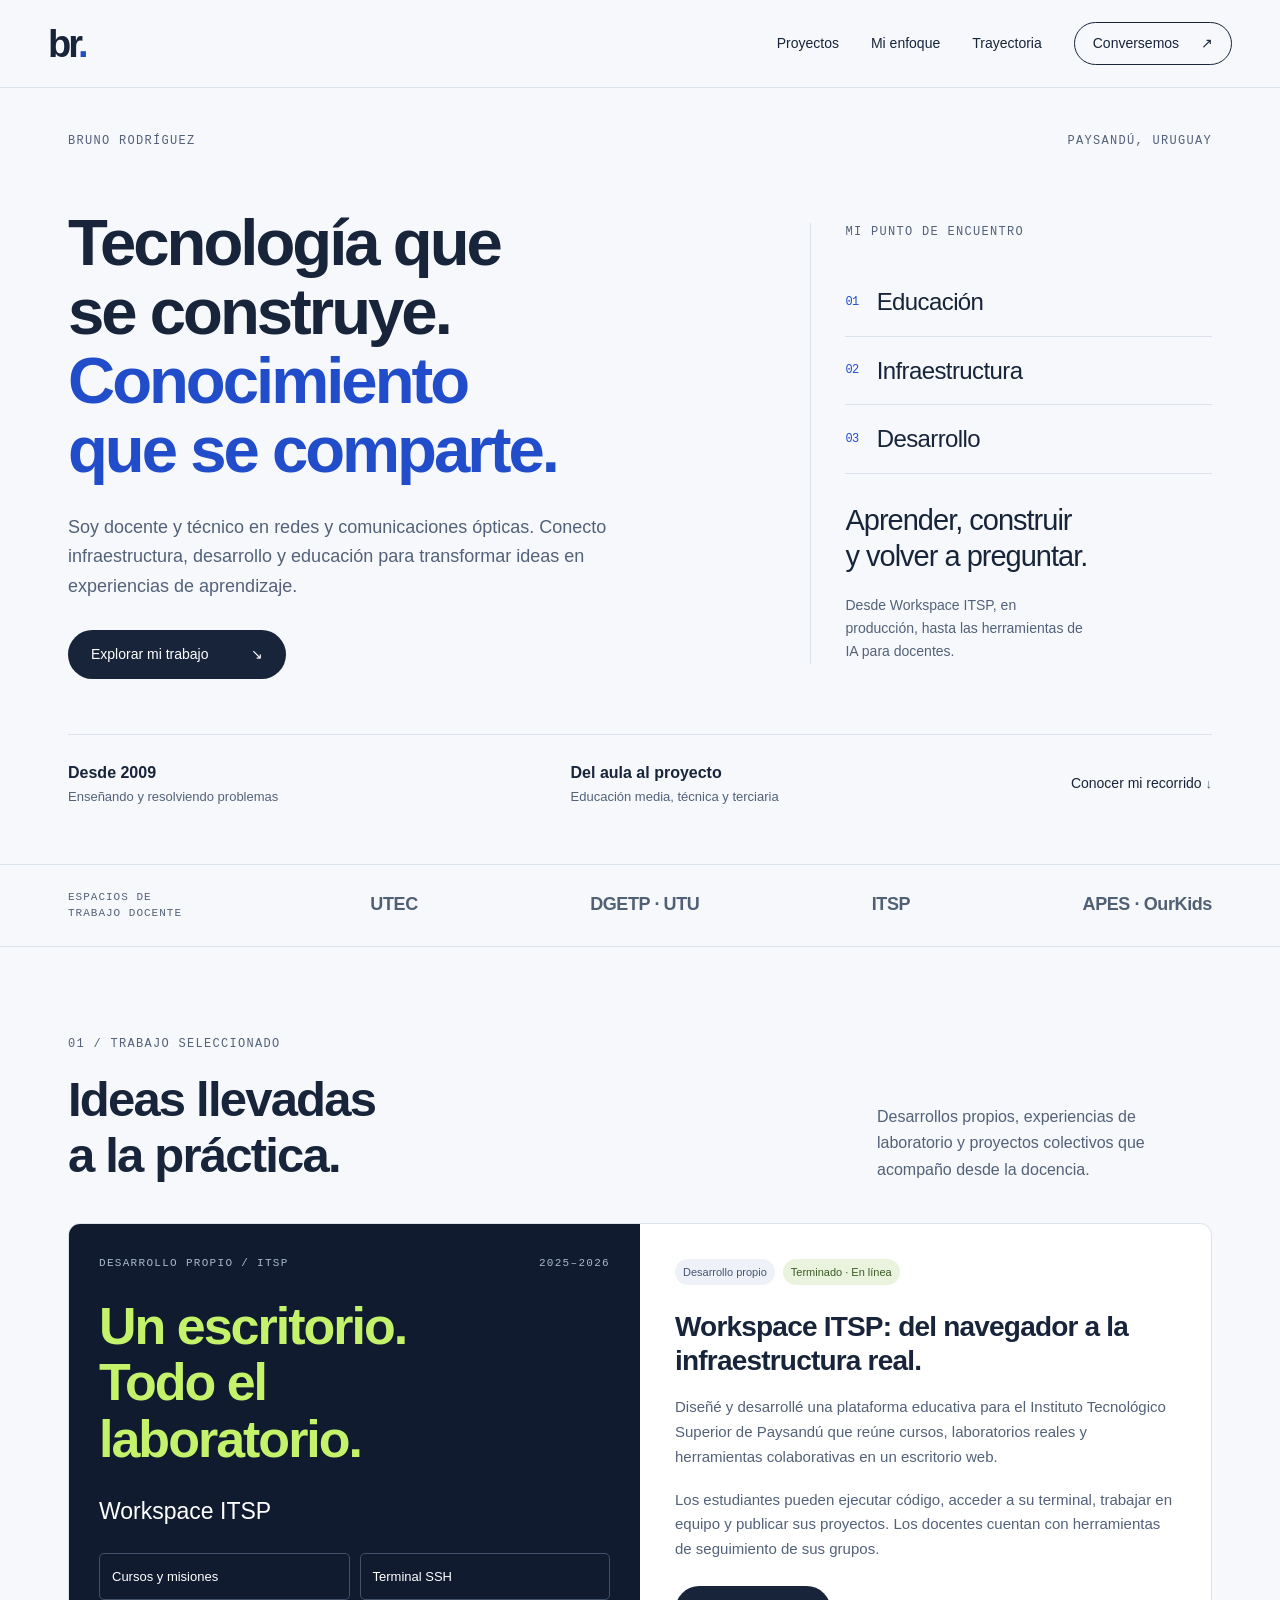
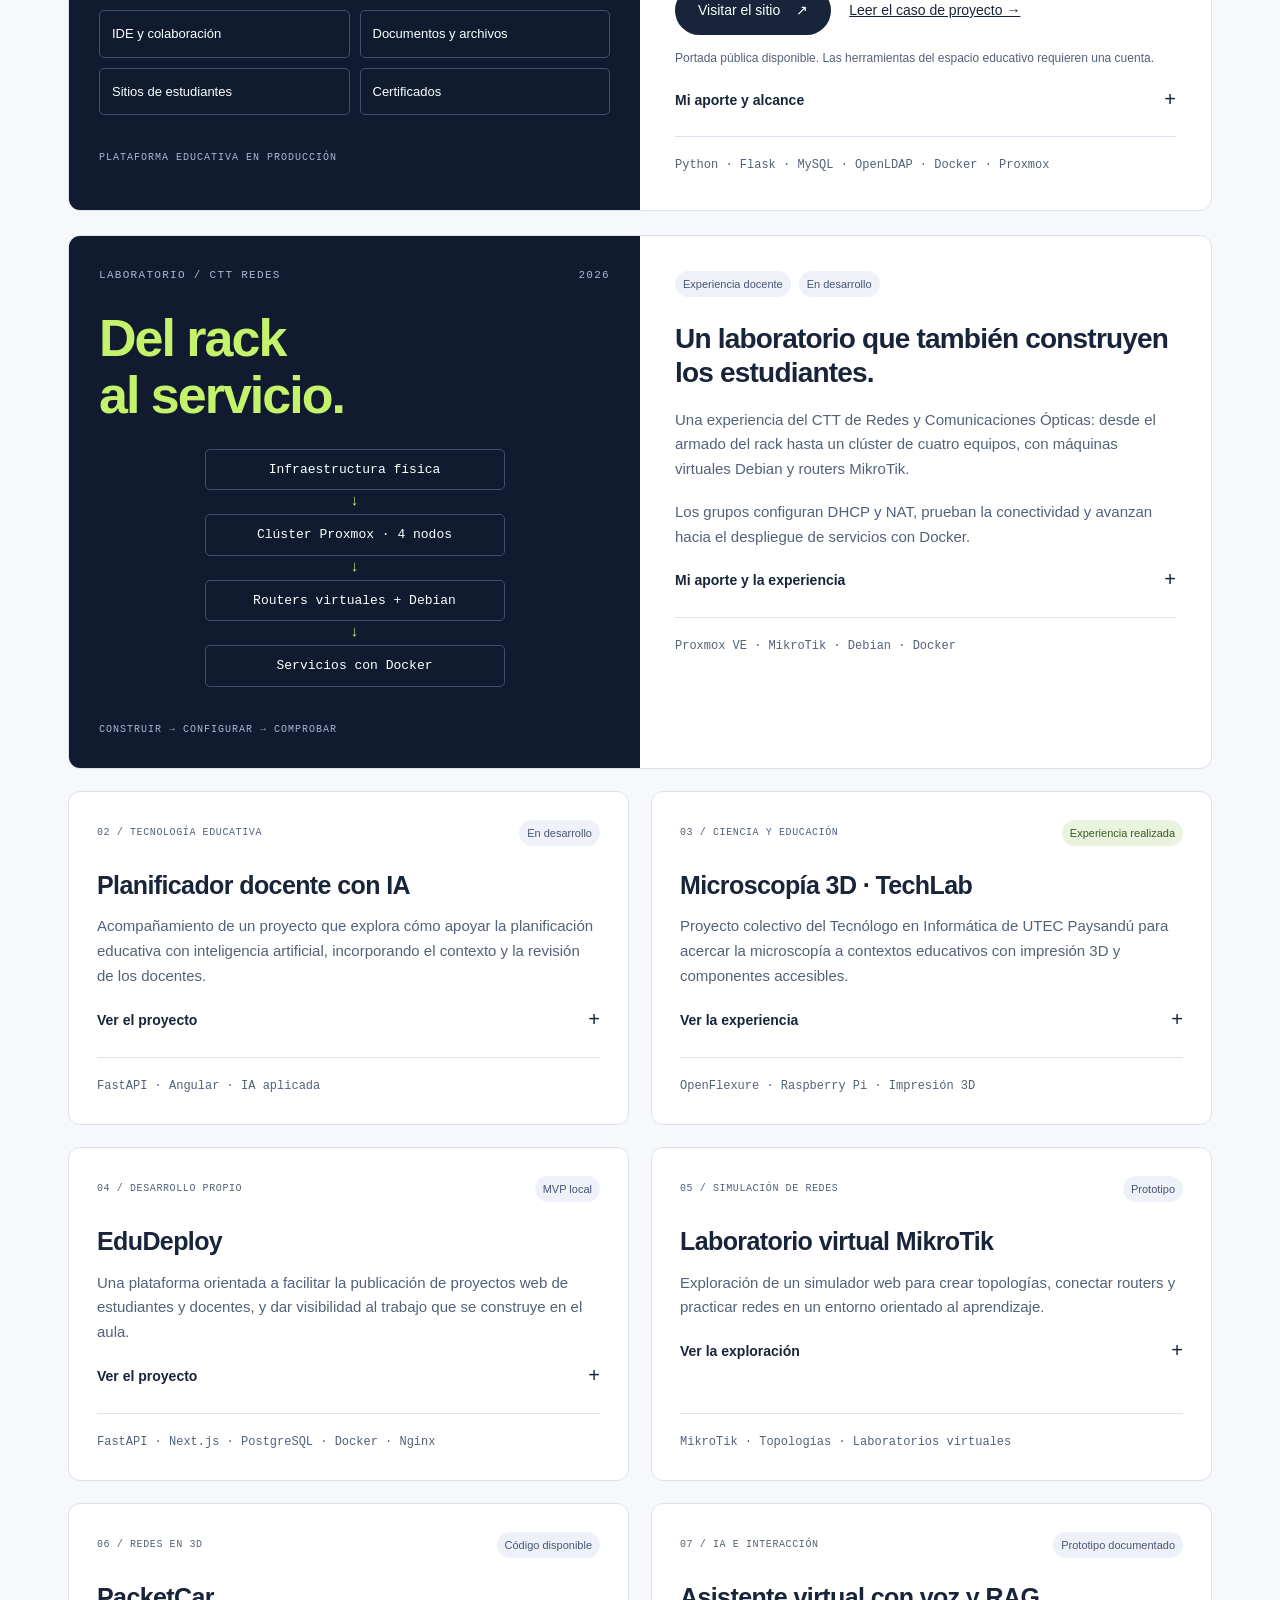
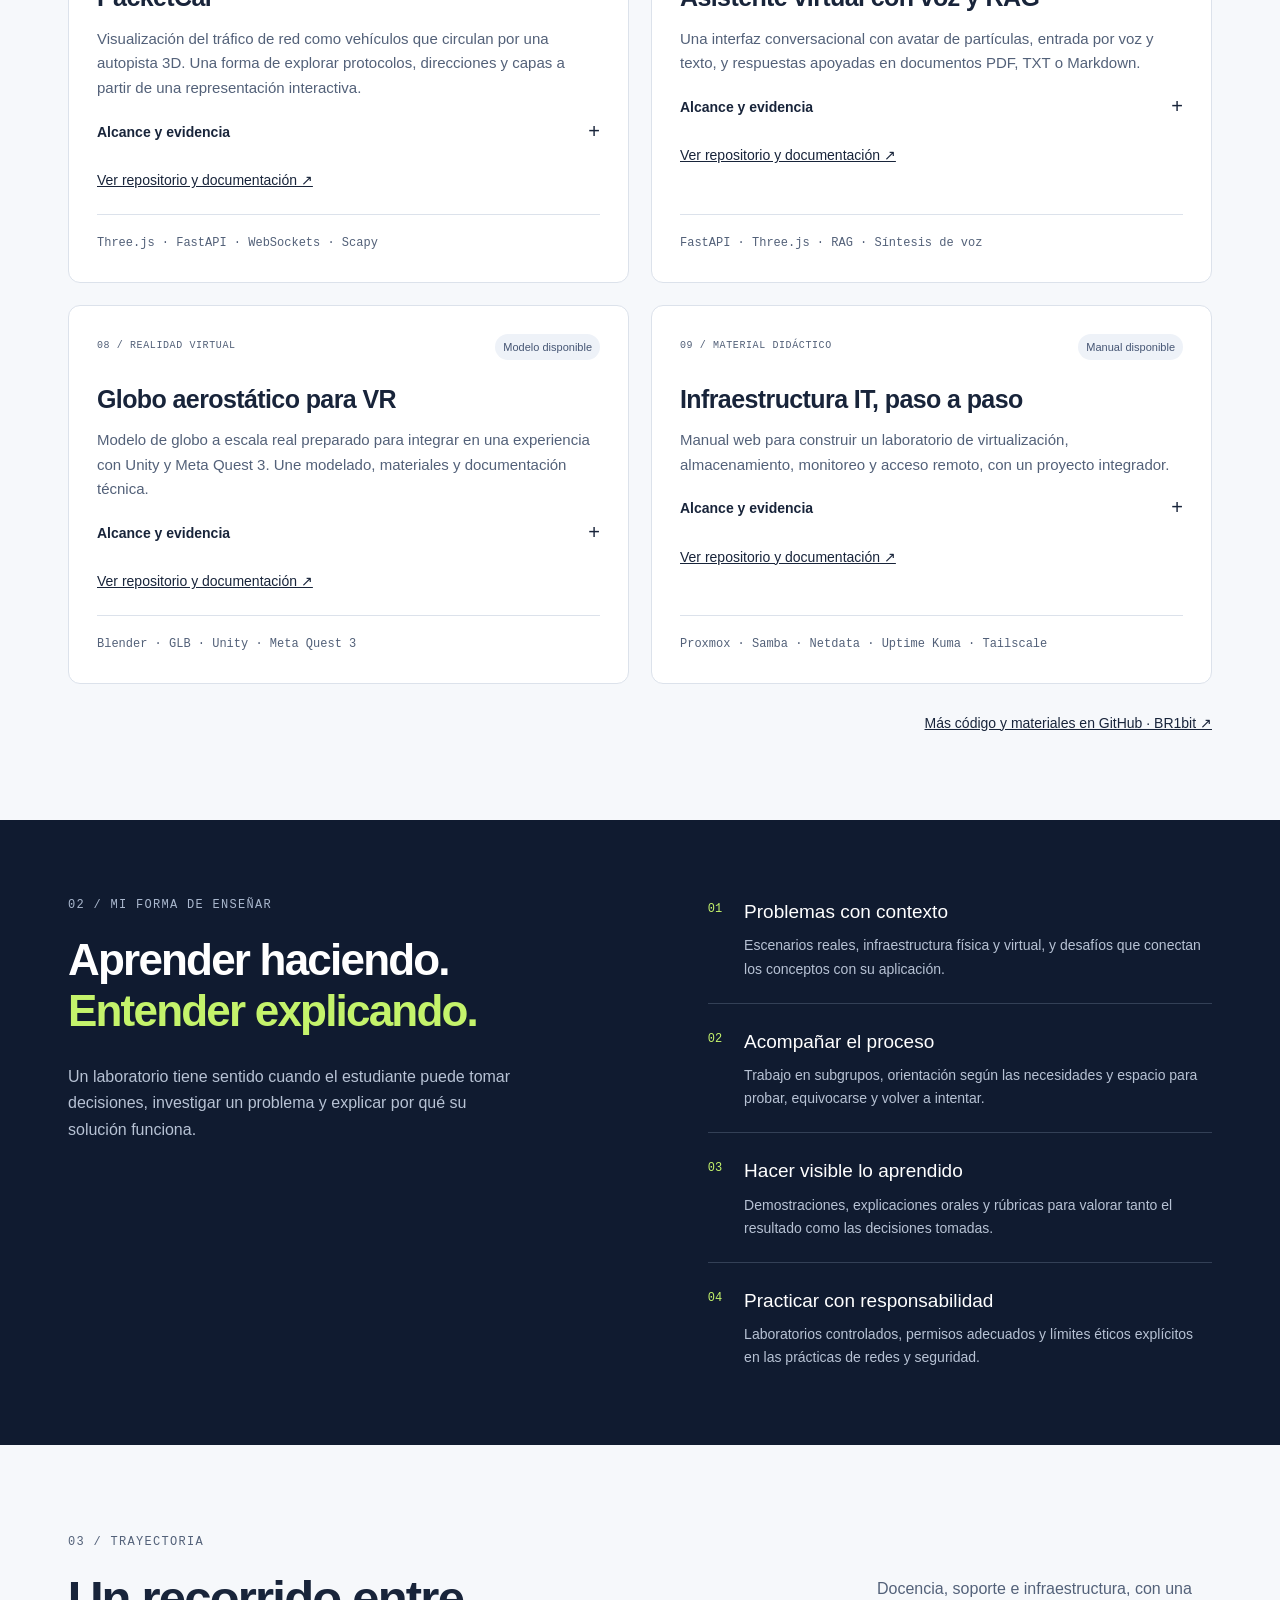
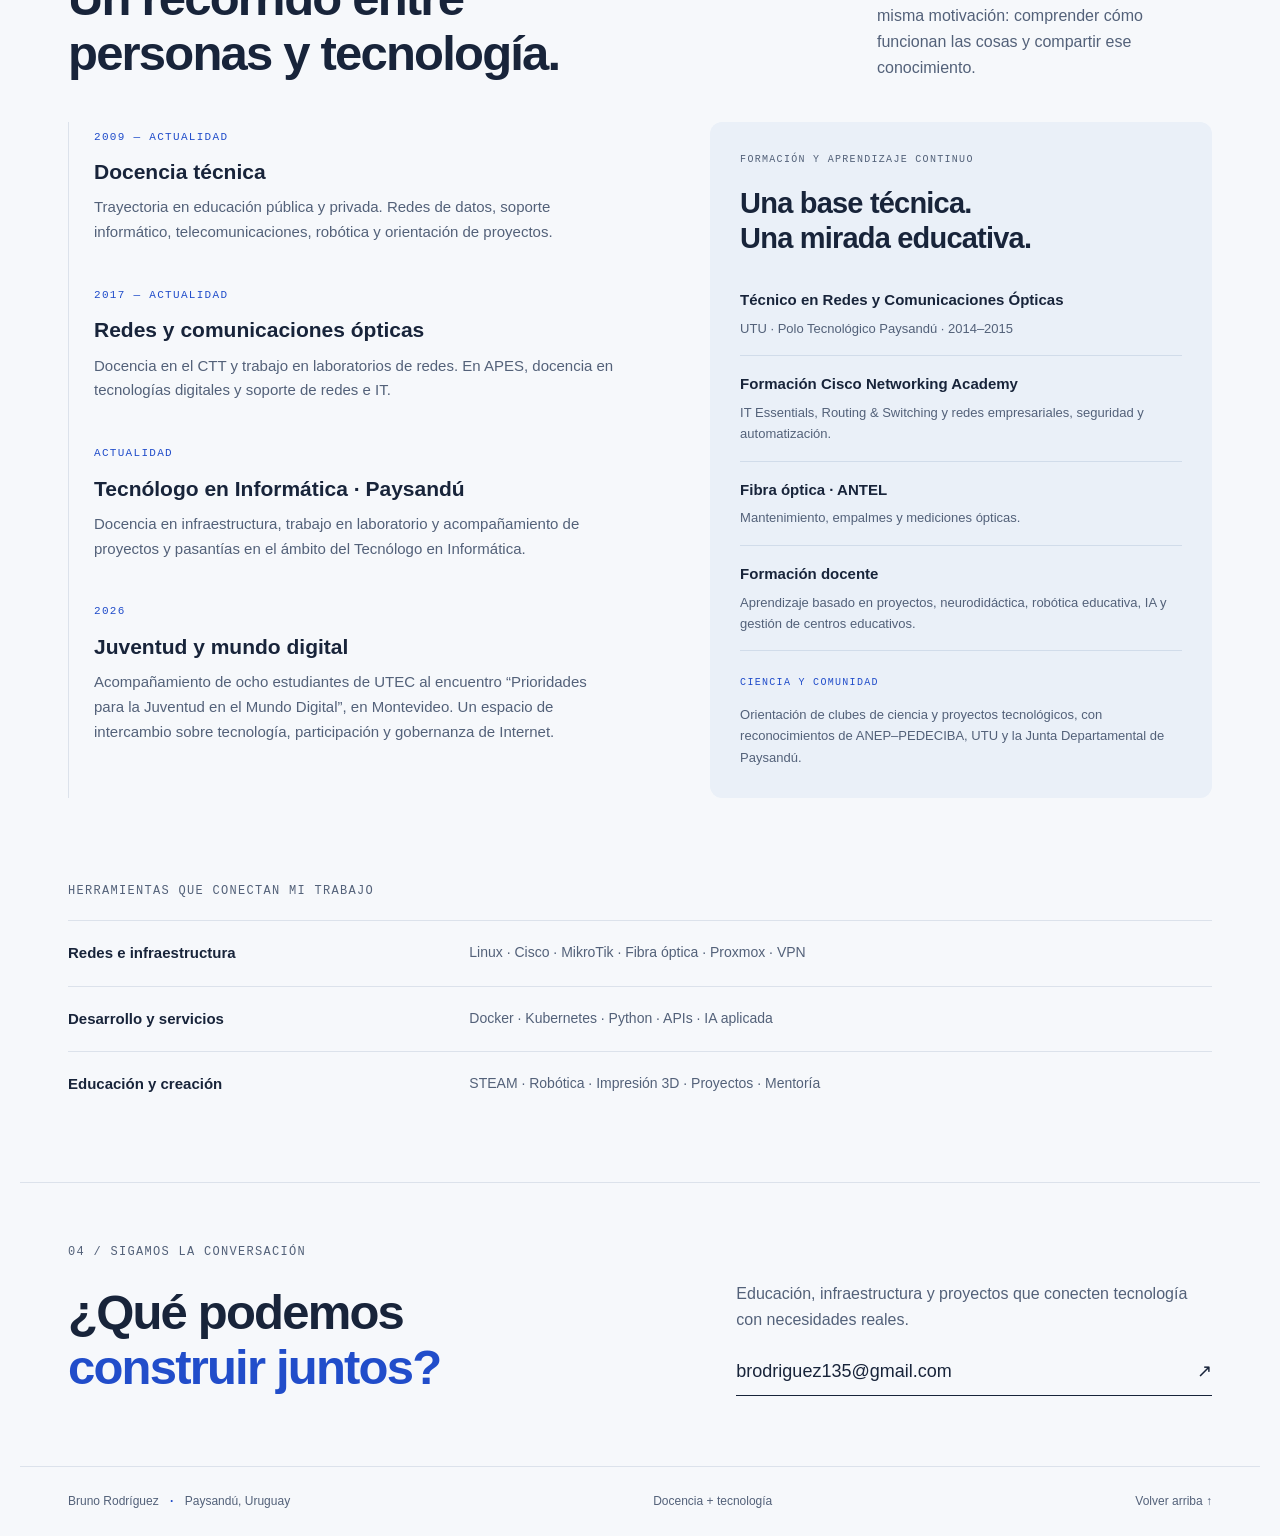
<file: index.html>
<!doctype html>
<html lang="es">
<head><meta charset="utf-8"><meta name="viewport" content="width=device-width,initial-scale=1"><meta name="theme-color" content="#101b30"><title>Bruno Rodríguez — Docencia, redes y tecnología</title><meta name="description" content="Portfolio de Bruno Rodríguez. Docente y técnico en redes y comunicaciones ópticas en Paysandú, Uruguay. Infraestructura, proyectos educativos e innovación aplicada."><link rel="icon" type="image/svg+xml" href="data:image/svg+xml,%3Csvg xmlns='http://www.w3.org/2000/svg' viewBox='0 0 40 40'%3E%3Crect width='40' height='40' rx='8' fill='%23101b30'/%3E%3Ctext x='5' y='27' font-family='Arial' font-weight='bold' font-size='22' fill='%23c4f36b'%3EBR%3C/text%3E%3C/svg%3E"><link rel="stylesheet" href="style.css"></head>
<body><a class="skip" href="#principal">Saltar al contenido</a>
<header><a class="brand" href="#inicio" aria-label="Bruno Rodríguez, inicio">br<span>.</span></a><nav aria-label="Navegación principal"><a href="#proyectos">Proyectos</a><a href="#enfoque">Mi enfoque</a><a href="#trayectoria">Trayectoria</a><a class="nav-contact" href="#contacto">Conversemos <span aria-hidden="true">↗</span></a></nav></header>
<main id="principal"><section class="hero wrap" id="inicio"><div class="eyebrow"><span>BRUNO RODRÍGUEZ</span><span>PAYSANDÚ, URUGUAY</span></div><div class="hero-grid"><div><h1>Tecnología que<br>se construye.<br><em>Conocimiento<br>que se comparte.</em></h1><p class="intro">Soy docente y técnico en redes y comunicaciones ópticas. Conecto infraestructura, desarrollo y educación para transformar ideas en experiencias de aprendizaje.</p><a class="button" href="#proyectos">Explorar mi trabajo <span aria-hidden="true">↘</span></a></div><aside class="hero-aside"><p class="mono">MI PUNTO DE ENCUENTRO</p><div class="intersection"><div><span>01</span> Educación</div><div><span>02</span> Infraestructura</div><div><span>03</span> Desarrollo</div><p>Aprender, construir<br>y volver a preguntar.</p></div><p class="aside-note">Desde Workspace ITSP, en producción, hasta las herramientas de IA para docentes.</p></aside></div><div class="hero-bottom"><p><strong>Desde 2009</strong><span>Enseñando y resolviendo problemas</span></p><p><strong>Del aula al proyecto</strong><span>Educación media, técnica y terciaria</span></p><a href="#trayectoria">Conocer mi recorrido <span aria-hidden="true">↓</span></a></div></section>
<div class="institutions"><div class="wrap"><span>ESPACIOS DE TRABAJO DOCENTE</span><strong>UTEC</strong><strong>DGETP · UTU</strong><strong>ITSP</strong><strong>APES · OurKids</strong></div></div>
<section class="section wrap" id="proyectos"><div class="section-heading"><div><p class="eyebrow">01 / TRABAJO SELECCIONADO</p><h2>Ideas llevadas<br>a la práctica.</h2></div><p>Desarrollos propios, experiencias de laboratorio y proyectos colectivos que acompaño desde la docencia.</p></div>
<article class="featured workspace-feature"><div class="feature-visual"><div class="visual-top"><span>DESARROLLO PROPIO / ITSP</span><span>2025–2026</span></div><h3>Un escritorio.<br>Todo el<br>laboratorio.</h3><p class="workspace-caption">Workspace ITSP</p><div class="workspace-modules"><span>Cursos y misiones</span><span>Terminal SSH</span><span>IDE y colaboración</span><span>Documentos y archivos</span><span>Sitios de estudiantes</span><span>Certificados</span></div><div class="visual-foot">PLATAFORMA EDUCATIVA EN PRODUCCIÓN</div></div><div class="feature-copy"><div class="tags"><span>Desarrollo propio</span><span class="live-tag">Terminado · En línea</span></div><h3>Workspace ITSP: del navegador a la infraestructura real.</h3><p>Diseñé y desarrollé una plataforma educativa para el Instituto Tecnológico Superior de Paysandú que reúne cursos, laboratorios reales y herramientas colaborativas en un escritorio web.</p><p>Los estudiantes pueden ejecutar código, acceder a su terminal, trabajar en equipo y publicar sus proyectos. Los docentes cuentan con herramientas de seguimiento de sus grupos.</p><div class="evidence-links"><a class="button" href="https://itspvm.duckdns.org/" target="_blank" rel="noopener noreferrer">Visitar el sitio <span aria-hidden="true">↗</span></a><a class="text-link" href="evidencia-itsp.html">Leer el caso de proyecto →</a></div><p class="evidence-note">Portada pública disponible. Las herramientas del espacio educativo requieren una cuenta.</p><details><summary>Mi aporte y alcance</summary><div><p><strong>Mi rol:</strong> diseño de la experiencia educativa, desarrollo de la aplicación, integración de servicios y puesta en producción.</p><p><strong>Resultado:</strong> un acceso centralizado a cursos, misiones, IDE, terminal SSH, documentos colaborativos, archivos, foro, chat y certificados.</p><p><strong>Evidencia:</strong> sitio en línea y Documento de Ingeniería de Software de la Plataforma ITSP, fechado el 15 de septiembre de 2026.</p></div></details><div class="tech">Python · Flask · MySQL · OpenLDAP · Docker · Proxmox</div></div></article>
<article class="featured"><div class="feature-visual" aria-label="Secuencia de trabajo del laboratorio de redes"><div class="visual-top"><span>LABORATORIO / CTT REDES</span><span>2026</span></div><h3>Del rack<br>al servicio.</h3><div class="lab-flow"><span>Infraestructura física</span><b aria-hidden="true">↓</b><span>Clúster Proxmox · 4 nodos</span><b aria-hidden="true">↓</b><span>Routers virtuales + Debian</span><b aria-hidden="true">↓</b><span>Servicios con Docker</span></div><div class="visual-foot">CONSTRUIR → CONFIGURAR → COMPROBAR</div></div><div class="feature-copy"><div class="tags"><span>Experiencia docente</span><span>En desarrollo</span></div><h3>Un laboratorio que también construyen los estudiantes.</h3><p>Una experiencia del CTT de Redes y Comunicaciones Ópticas: desde el armado del rack hasta un clúster de cuatro equipos, con máquinas virtuales Debian y routers MikroTik.</p><p>Los grupos configuran DHCP y NAT, prueban la conectividad y avanzan hacia el despliegue de servicios con Docker.</p><details><summary>Mi aporte y la experiencia</summary><div><p><strong>Mi rol:</strong> diseño de la propuesta y acompañamiento técnico y pedagógico.</p><p><strong>Trabajo realizado:</strong> armado del rack, virtualización y configuración de servicios de red.</p><p><strong>Siguiente etapa:</strong> implementar servicios con contenedores y explicar el resultado mediante una demostración, un video breve y una presentación.</p></div></details><div class="tech">Proxmox VE · MikroTik · Debian · Docker</div></div></article>
<div class="projects-grid">
<article class="project"><div class="project-top"><span>02 / TECNOLOGÍA EDUCATIVA</span><span class="status">En desarrollo</span></div><h3>Planificador docente con IA</h3><p>Acompañamiento de un proyecto que explora cómo apoyar la planificación educativa con inteligencia artificial, incorporando el contexto y la revisión de los docentes.</p><details><summary>Ver el proyecto</summary><div><p>Trabajo con estudiantes y un equipo multidisciplinario en el relevamiento de necesidades, las pruebas y la mejora de la experiencia de uso.</p><p>Las líneas de mejora incluyen campos más claros, edición directa y contenidos que el docente pueda construir y revisar.</p><p><strong>Mi aporte:</strong> articulación pedagógica y técnica, seguimiento y devolución sobre el desarrollo.</p></div></details><div class="tech">FastAPI · Angular · IA aplicada</div></article>
<article class="project"><div class="project-top"><span>03 / CIENCIA Y EDUCACIÓN</span><span class="status done">Experiencia realizada</span></div><h3>Microscopía 3D · TechLab</h3><p>Proyecto colectivo del Tecnólogo en Informática de UTEC Paysandú para acercar la microscopía a contextos educativos con impresión 3D y componentes accesibles.</p><details><summary>Ver la experiencia</summary><div><p>Basado en el proyecto abierto OpenFlexure, integra piezas impresas, Raspberry Pi, cámara y lentes. La experiencia documentada incluye pruebas con la comunidad de la Escuela 21 de Casa Blanca.</p><p>La visualización web permitió compartir la observación de muestras. El trabajo reúne fabricación, software y curiosidad científica.</p><p><strong>Participación:</strong> trabajo educativo colectivo en el marco de TechLab; presentado en TecBioTec.</p><a class="text-link" href="https://docs.google.com/presentation/d/1PioT2MvgIGT_dnx8p1lnV_0EQI2991ZpS6y_kKQztDY/edit" target="_blank" rel="noopener noreferrer">Consultar la presentación de TecBioTec ↗</a><p class="evidence-note">Acceso sujeto a los permisos del documento.</p></div></details><div class="tech">OpenFlexure · Raspberry Pi · Impresión 3D</div></article>
<article class="project"><div class="project-top"><span>04 / DESARROLLO PROPIO</span><span class="status">MVP local</span></div><h3>EduDeploy</h3><p>Una plataforma orientada a facilitar la publicación de proyectos web de estudiantes y docentes, y dar visibilidad al trabajo que se construye en el aula.</p><details><summary>Ver el proyecto</summary><div><p>El MVP local documentado permite crear proyectos desde plantillas, desplegar contenedores, usar una terminal y editar archivos desde el navegador. También contempla cursos, docentes y estudiantes en espacios institucionales.</p><p><strong>Mi aporte:</strong> desarrollo de la plataforma y su entorno de despliegue.</p><p><strong>Estado:</strong> MVP local; la migración a AWS y la facturación real forman parte del trabajo pendiente.</p><p class="evidence-note">Código y documentación revisados en GitHub. Repositorio privado: acceso restringido a colaboradores autorizados.</p></div></details><div class="tech">FastAPI · Next.js · PostgreSQL · Docker · Nginx</div></article>
<article class="project"><div class="project-top"><span>05 / SIMULACIÓN DE REDES</span><span class="status">Prototipo</span></div><h3>Laboratorio virtual MikroTik</h3><p>Exploración de un simulador web para crear topologías, conectar routers y practicar redes en un entorno orientado al aprendizaje.</p><details><summary>Ver la exploración</summary><div><p>La propuesta busca integrar routers, equipos de prueba y laboratorios guardables desde una interfaz web.</p><p><strong>Estado:</strong> prototipado y definición técnica. La conexión con terminales RouterOS reales forma parte del objetivo de desarrollo.</p><p><strong>Mi aporte:</strong> diseño del escenario educativo y experimentación técnica.</p></div></details><div class="tech">MikroTik · Topologías · Laboratorios virtuales</div></article>
<article class="project"><div class="project-top"><span>06 / REDES EN 3D</span><span class="status">Código disponible</span></div><h3>PacketCar</h3><p>Visualización del tráfico de red como vehículos que circulan por una autopista 3D. Una forma de explorar protocolos, direcciones y capas a partir de una representación interactiva.</p><details><summary>Alcance y evidencia</summary><div><p>El README describe filtros por protocolo, seguimiento de vehículos y una función para desarmar el paquete y relacionar sus componentes con las capas de red. Incluye captura con Scapy y un modo de demostración con tráfico simulado.</p><p class="evidence-note">Evidencia documental y archivos revisados en GitHub; no se realizó una prueba de ejecución en esta revisión.</p></div></details><a class="text-link repo-evidence" href="https://github.com/BR1bit/PacketCar" target="_blank" rel="noopener noreferrer">Ver repositorio y documentación ↗</a><div class="tech">Three.js · FastAPI · WebSockets · Scapy</div></article><article class="project"><div class="project-top"><span>07 / IA E INTERACCIÓN</span><span class="status">Prototipo documentado</span></div><h3>Asistente virtual con voz y RAG</h3><p>Una interfaz conversacional con avatar de partículas, entrada por voz y texto, y respuestas apoyadas en documentos PDF, TXT o Markdown.</p><details><summary>Alcance y evidencia</summary><div><p>El repositorio incluye el backend FastAPI, el módulo de recuperación de documentos y el frontend con Three.js. La documentación explica la síntesis de voz, las respuestas en streaming y la integración con un modelo de lenguaje.</p><p class="evidence-note">Evidencia documental y archivos revisados en GitHub; no se realizó una prueba de ejecución en esta revisión.</p></div></details><a class="text-link repo-evidence" href="https://github.com/BR1bit/ai-assistant" target="_blank" rel="noopener noreferrer">Ver repositorio y documentación ↗</a><div class="tech">FastAPI · Three.js · RAG · Síntesis de voz</div></article><article class="project"><div class="project-top"><span>08 / REALIDAD VIRTUAL</span><span class="status">Modelo disponible</span></div><h3>Globo aerostático para VR</h3><p>Modelo de globo a escala real preparado para integrar en una experiencia con Unity y Meta Quest 3. Une modelado, materiales y documentación técnica.</p><details><summary>Alcance y evidencia</summary><div><p>El repositorio contiene el archivo editable de Blender, el modelo GLB, texturas y renders desde nueve ángulos. Incluye una guía de importación, escala, materiales y optimización; la disponibilidad del modelo no implica que la experiencia VR completa esté finalizada.</p><a class="text-link" href="https://github.com/BR1bit/globo_aeroestatico/tree/main/renders" target="_blank" rel="noopener noreferrer">Ver renders del modelo ↗</a><p class="evidence-note">Evidencia documental y archivos revisados en GitHub; no se realizó una prueba de ejecución en esta revisión.</p></div></details><a class="text-link repo-evidence" href="https://github.com/BR1bit/globo_aeroestatico" target="_blank" rel="noopener noreferrer">Ver repositorio y documentación ↗</a><div class="tech">Blender · GLB · Unity · Meta Quest 3</div></article><article class="project"><div class="project-top"><span>09 / MATERIAL DIDÁCTICO</span><span class="status">Manual disponible</span></div><h3>Infraestructura IT, paso a paso</h3><p>Manual web para construir un laboratorio de virtualización, almacenamiento, monitoreo y acceso remoto, con un proyecto integrador.</p><details><summary>Alcance y evidencia</summary><div><p>El material organiza una propuesta de 30–32 clases sobre Proxmox, Debian y Samba, Netdata, Uptime Kuma y Tailscale. Incluye pasos, comandos y orientaciones para incorporar capturas obtenidas durante las prácticas.</p><p class="evidence-note">Evidencia documental y archivos revisados en GitHub; no se realizó una prueba de ejecución en esta revisión.</p></div></details><a class="text-link repo-evidence" href="https://github.com/BR1bit/cursonas" target="_blank" rel="noopener noreferrer">Ver repositorio y documentación ↗</a><div class="tech">Proxmox · Samba · Netdata · Uptime Kuma · Tailscale</div></article></div><p class="github-profile"><a class="text-link" href="https://github.com/BR1bit" target="_blank" rel="noopener noreferrer">Más código y materiales en GitHub · BR1bit ↗</a></p></section>
<section class="approach" id="enfoque"><div class="wrap approach-grid"><div><p class="eyebrow">02 / MI FORMA DE ENSEÑAR</p><h2>Aprender haciendo.<br><em>Entender explicando.</em></h2><p>Un laboratorio tiene sentido cuando el estudiante puede tomar decisiones, investigar un problema y explicar por qué su solución funciona.</p></div><div class="principles"><article><span>01</span><div><h3>Problemas con contexto</h3><p>Escenarios reales, infraestructura física y virtual, y desafíos que conectan los conceptos con su aplicación.</p></div></article><article><span>02</span><div><h3>Acompañar el proceso</h3><p>Trabajo en subgrupos, orientación según las necesidades y espacio para probar, equivocarse y volver a intentar.</p></div></article><article><span>03</span><div><h3>Hacer visible lo aprendido</h3><p>Demostraciones, explicaciones orales y rúbricas para valorar tanto el resultado como las decisiones tomadas.</p></div></article><article><span>04</span><div><h3>Practicar con responsabilidad</h3><p>Laboratorios controlados, permisos adecuados y límites éticos explícitos en las prácticas de redes y seguridad.</p></div></article></div></div></section>
<section class="section wrap" id="trayectoria"><div class="section-heading"><div><p class="eyebrow">03 / TRAYECTORIA</p><h2>Un recorrido entre<br>personas y tecnología.</h2></div><p>Docencia, soporte e infraestructura, con una misma motivación: comprender cómo funcionan las cosas y compartir ese conocimiento.</p></div><div class="career-grid"><div class="timeline"><article><span>2009 — ACTUALIDAD</span><h3>Docencia técnica</h3><p>Trayectoria en educación pública y privada. Redes de datos, soporte informático, telecomunicaciones, robótica y orientación de proyectos.</p></article><article><span>2017 — ACTUALIDAD</span><h3>Redes y comunicaciones ópticas</h3><p>Docencia en el CTT y trabajo en laboratorios de redes. En APES, docencia en tecnologías digitales y soporte de redes e IT.</p></article><article><span>ACTUALIDAD</span><h3>Tecnólogo en Informática · Paysandú</h3><p>Docencia en infraestructura, trabajo en laboratorio y acompañamiento de proyectos y pasantías en el ámbito del Tecnólogo en Informática.</p></article><article><span>2026</span><h3>Juventud y mundo digital</h3><p>Acompañamiento de ocho estudiantes de UTEC al encuentro “Prioridades para la Juventud en el Mundo Digital”, en Montevideo. Un espacio de intercambio sobre tecnología, participación y gobernanza de Internet.</p></article></div><aside class="education"><p class="eyebrow">FORMACIÓN Y APRENDIZAJE CONTINUO</p><h3>Una base técnica.<br>Una mirada educativa.</h3><ul><li><strong>Técnico en Redes y Comunicaciones Ópticas</strong><span>UTU · Polo Tecnológico Paysandú · 2014–2015</span></li><li><strong>Formación Cisco Networking Academy</strong><span>IT Essentials, Routing & Switching y redes empresariales, seguridad y automatización.</span></li><li><strong>Fibra óptica · ANTEL</strong><span>Mantenimiento, empalmes y mediciones ópticas.</span></li><li><strong>Formación docente</strong><span>Aprendizaje basado en proyectos, neurodidáctica, robótica educativa, IA y gestión de centros educativos.</span></li></ul><div class="recognition"><span>CIENCIA Y COMUNIDAD</span><p>Orientación de clubes de ciencia y proyectos tecnológicos, con reconocimientos de ANEP–PEDECIBA, UTU y la Junta Departamental de Paysandú.</p></div></aside></div></section>
<section class="expertise wrap"><p class="eyebrow">HERRAMIENTAS QUE CONECTAN MI TRABAJO</p><div class="skill-lines"><p><strong>Redes e infraestructura</strong><span>Linux · Cisco · MikroTik · Fibra óptica · Proxmox · VPN</span></p><p><strong>Desarrollo y servicios</strong><span>Docker · Kubernetes · Python · APIs · IA aplicada</span></p><p><strong>Educación y creación</strong><span>STEAM · Robótica · Impresión 3D · Proyectos · Mentoría</span></p></div></section>
<section class="contact wrap" id="contacto"><p class="eyebrow">04 / SIGAMOS LA CONVERSACIÓN</p><div><h2>¿Qué podemos<br><em>construir juntos?</em></h2><p>Educación, infraestructura y proyectos que conecten tecnología con necesidades reales.<a href="mailto:brodriguez135@gmail.com">brodriguez135@gmail.com <span aria-hidden="true">↗</span></a></p></div></section></main>
<footer class="wrap"><span>Bruno Rodríguez <b>·</b> Paysandú, Uruguay</span><span>Docencia + tecnología</span><a href="#inicio">Volver arriba ↑</a></footer>
</body></html>
</file>
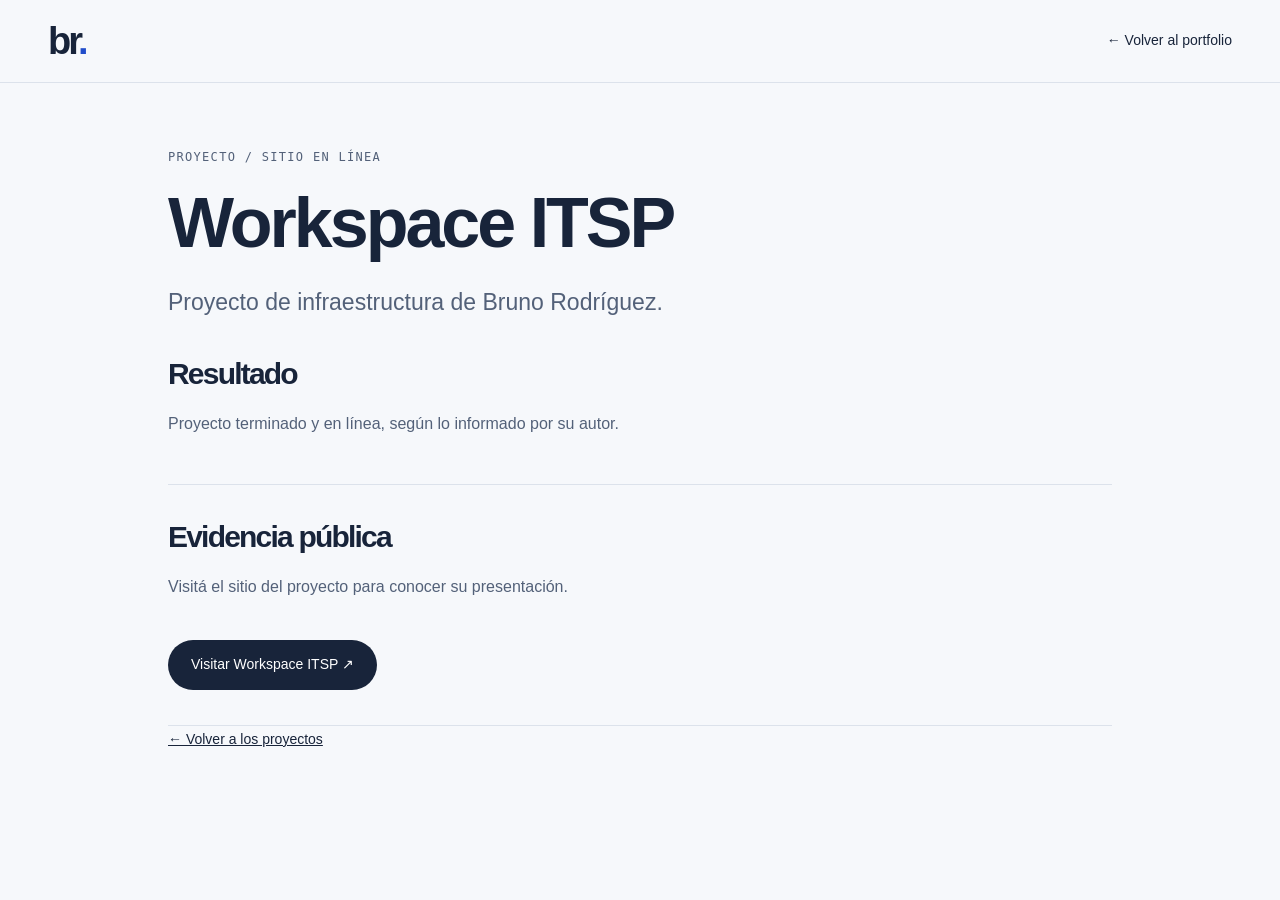
<file: evidencia-itsp.html>
<!doctype html>
<html lang="es"><head><meta charset="utf-8"><meta name="viewport" content="width=device-width,initial-scale=1"><title>Workspace ITSP · Bruno Rodríguez</title><link rel="stylesheet" href="style.css"></head>
<body><header><a class="brand" href="index.html">br<span>.</span></a><nav><a href="index.html#proyectos">← Volver al portfolio</a></nav></header>
<main class="wrap case-study"><p class="eyebrow">PROYECTO / SITIO EN LÍNEA</p><h1>Workspace ITSP</h1><p class="case-lead">Proyecto de infraestructura de Bruno Rodríguez.</p><section><h2>Resultado</h2><p>Proyecto terminado y en línea, según lo informado por su autor.</p></section><section class="case-sources"><h2>Evidencia pública</h2><p>Visitá el sitio del proyecto para conocer su presentación.</p><a class="button" href="https://itspvm.duckdns.org/" target="_blank" rel="noopener noreferrer">Visitar Workspace ITSP ↗</a></section><p><a class="text-link" href="index.html#proyectos">← Volver a los proyectos</a></p></main></body></html>
</file>
<file: style.css>
:root{--navy:#101b30;--paper:#f6f8fb;--ink:#18243a;--muted:#536179;--line:#dce2eb;--lime:#c4f36b;--blue:#214dca}*{box-sizing:border-box}html{scroll-behavior:smooth;scroll-padding-top:100px}body{margin:0;background:var(--paper);color:var(--ink);font-family:Arial,Helvetica,sans-serif;font-size:16px;line-height:1.65}a{color:inherit;text-decoration:none}button,a,summary{-webkit-tap-highlight-color:transparent}a:focus-visible,summary:focus-visible{outline:3px solid var(--blue);outline-offset:6px}.wrap{max-width:1240px;margin:auto;padding-left:48px;padding-right:48px}.skip{position:fixed;top:-100px;left:20px;background:white;padding:12px;z-index:20}.skip:focus{top:8px}header{max-width:1440px;margin:auto;padding:22px 48px;display:flex;align-items:center;justify-content:space-between;border-bottom:1px solid var(--line)}.brand{font-size:38px;line-height:1;font-weight:800;letter-spacing:-3px}.brand span{color:var(--blue)}nav{display:flex;align-items:center;gap:32px;font-size:14px}nav a:hover{color:var(--blue)}.nav-contact{border:1px solid var(--ink);padding:9px 18px;border-radius:30px}.nav-contact span{margin-left:18px}.hero{padding-top:44px;padding-bottom:30px}.eyebrow,.mono,.project-top,.visual-top,.visual-foot,.timeline article>span,.recognition>span{font-family:monospace;font-size:12px;letter-spacing:1.3px;font-weight:500}.hero>.eyebrow{display:flex;justify-content:space-between;color:var(--muted)}.hero-grid{display:grid;grid-template-columns:1.65fr 1fr;gap:80px;padding:38px 0 55px}h1,h2,h3,p{margin:0}h1{font-size:clamp(44px,5.1vw,68px);line-height:1.06;letter-spacing:-3px;font-weight:650}em{font-style:normal;color:var(--blue)}.intro{max-width:540px;margin-top:28px;color:var(--muted);font-size:18px;line-height:1.65}.button{margin-top:28px;background:var(--ink);color:white;display:inline-flex;align-items:center;gap:42px;border-radius:30px;padding:13px 23px;font-size:14px}.button:hover{background:var(--blue)}.hero-aside{align-self:center;border-left:1px solid var(--line);padding-left:34px}.hero-aside>.mono{color:var(--muted);margin-bottom:25px}.intersection>div{border-bottom:1px solid var(--line);padding:14px 0;display:flex;gap:18px;align-items:center;font-size:24px;letter-spacing:-.6px}.intersection span{font:12px monospace;color:var(--blue)}.intersection>p{font-size:29px;line-height:1.25;letter-spacing:-1px;margin:28px 0 20px}.aside-note{font-size:14px;color:var(--muted);max-width:240px}.hero-bottom{display:flex;justify-content:space-between;align-items:center;border-top:1px solid var(--line);padding-top:25px;gap:24px}.hero-bottom p{display:flex;flex-direction:column}.hero-bottom strong{font-size:16px}.hero-bottom span{font-size:13px;color:var(--muted)}.hero-bottom>a{font-size:14px}.institutions{border-top:1px solid var(--line);border-bottom:1px solid var(--line);margin-top:26px}.institutions>div{display:flex;justify-content:space-between;align-items:center;gap:24px;padding-top:24px;padding-bottom:24px}.institutions span{font:11px/1.5 monospace;letter-spacing:1px;max-width:130px;color:var(--muted)}.institutions strong{font-size:18px;letter-spacing:-.4px;color:#526076}.section{padding-top:88px;padding-bottom:84px}.section-heading{display:flex;justify-content:space-between;gap:60px;align-items:end;margin-bottom:40px}.eyebrow{margin-bottom:18px;color:var(--muted)}h2{font-size:clamp(34px,4vw,49px);line-height:1.13;letter-spacing:-1.8px;font-weight:600}.section-heading>p{max-width:335px;color:var(--muted)}.featured{display:grid;grid-template-columns:1fr 1fr;border:1px solid var(--line);border-radius:12px;overflow:hidden;background:white}.feature-visual{padding:30px;background:var(--navy);color:white;display:flex;flex-direction:column}.visual-top{display:flex;justify-content:space-between;color:#a9b8ce;font-size:11px}.feature-visual h3{font-size:52px;line-height:1.08;letter-spacing:-2px;color:var(--lime);margin:26px 0}.lab-flow{display:grid;grid-template-columns:1fr;text-align:center;max-width:300px;margin:auto;width:100%;font-family:monospace;font-size:13px}.lab-flow span{padding:9px 10px;border:1px solid #41516b;border-radius:5px}.lab-flow b{color:var(--lime);font-size:15px;font-weight:400;line-height:1.6}.visual-foot{margin-top:35px;color:#a9b8ce;font-size:10px;letter-spacing:1px}.feature-copy{padding:35px}.tags{display:flex;flex-wrap:wrap;gap:8px;margin-bottom:25px}.tags span,.status{font-size:11px;letter-spacing:0;font-family:Arial,sans-serif;padding:4px 8px;border-radius:20px;background:#eef2f8;color:#465674}.feature-copy h3{font-size:28px;line-height:1.2;letter-spacing:-.8px}.feature-copy>p{color:var(--muted);margin-top:18px;font-size:15px}.tech{font-family:monospace;font-size:12px;color:var(--muted);margin-top:24px;padding-top:18px;border-top:1px solid var(--line);line-height:1.7}details{margin-top:20px}summary{cursor:pointer;list-style:none;font-size:14px;font-weight:600;display:flex;justify-content:space-between;gap:20px}summary::-webkit-details-marker{display:none}summary:after{content:'+';font-size:20px;font-weight:400;line-height:1}details[open] summary:after{content:'−'}details>div{padding-top:15px}details p{font-size:14px;color:var(--muted);margin-bottom:12px}.text-link{font-size:14px;text-decoration:underline}.projects-grid{display:grid;grid-template-columns:1fr 1fr;gap:22px;margin-top:22px}.project{background:white;border:1px solid var(--line);border-radius:12px;padding:28px;display:flex;flex-direction:column}.project-top{display:flex;align-items:center;justify-content:space-between;gap:12px;color:var(--muted);font-size:10px;letter-spacing:.6px}.status{white-space:nowrap}.status.done{background:#e9f3dd;color:#3c5b25}.project h3{font-size:25px;line-height:1.25;letter-spacing:-.6px;margin:24px 0 13px}.project>p{font-size:15px;color:var(--muted)}.project .tech{margin-top:auto}.project details{margin-bottom:25px}.approach{background:var(--navy);color:white;padding:76px 0}.approach-grid{display:grid;grid-template-columns:1.1fr 1fr;gap:85px}.approach .eyebrow{color:#aab8ce}.approach h2{font-size:44px;line-height:1.17}.approach em{color:var(--lime)}.approach-grid>div>p:last-child{color:#b7c2d4;margin-top:27px;max-width:450px}.principles article{display:flex;gap:22px;padding:22px 0;border-bottom:1px solid #334056}.principles article:first-child{padding-top:0}.principles article:last-child{border:0;padding-bottom:0}.principles article>span{font:12px monospace;color:var(--lime);padding-top:6px}.principles h3{font-size:19px;font-weight:500;margin-bottom:7px}.principles p{font-size:14px;color:#b7c2d4}.career-grid{display:grid;grid-template-columns:1.1fr 1fr;gap:90px}.timeline{border-left:1px solid var(--line);padding-left:25px}.timeline article{padding-bottom:35px}.timeline article:last-child{padding-bottom:0}.timeline article>span{color:var(--blue);font-size:11px}.timeline h3{font-size:21px;line-height:1.3;margin:10px 0}.timeline p{font-size:15px;color:var(--muted)}.education{border-radius:12px;background:#eaf0f8;padding:30px}.education>.eyebrow{font-size:10px}.education>h3{font-size:29px;line-height:1.2;letter-spacing:-.8px}.education ul{padding:0;list-style:none}.education li{border-bottom:1px solid #d1dcea;padding:16px 0}.education li strong{display:block;font-size:15px;font-weight:600}.education li span{display:block;color:var(--muted);font-size:13px;margin-top:5px}.recognition>span{color:var(--blue);font-size:10px}.recognition p{font-size:13px;margin-top:10px;color:var(--muted)}.expertise{padding-bottom:65px}.skill-lines p{display:grid;grid-template-columns:1fr 2fr;border-top:1px solid var(--line);padding:20px 0;gap:30px}.skill-lines strong{font-size:15px}.skill-lines span{font-size:14px;color:var(--muted)}.contact{border-top:1px solid var(--line);padding-top:60px;padding-bottom:70px}.contact>div{display:grid;grid-template-columns:1.3fr 1fr;align-items:end;gap:50px}.contact p:not(.eyebrow){color:var(--muted)}.contact a{display:block;color:var(--ink);font-size:18px;margin-top:23px;border-bottom:1px solid var(--ink);padding-bottom:8px;overflow-wrap:anywhere}.contact a span{float:right}footer{border-top:1px solid var(--line);display:flex;justify-content:space-between;gap:20px;padding-top:25px;padding-bottom:25px;font-size:12px;color:var(--muted)}footer b{color:var(--blue);padding:0 8px}@media(min-width:1450px){h1{font-size:72px}}@media(max-width:950px){.hero-grid{gap:35px;grid-template-columns:1.5fr 1fr}h1{font-size:51px}.hero-aside{padding-left:25px}.section-heading{gap:30px}.approach-grid,.career-grid{gap:40px}.approach h2{font-size:36px}.project-top{flex-wrap:wrap}.institutions strong{font-size:15px}}@media(max-width:700px){.wrap{padding-left:22px;padding-right:22px}header{padding:20px 22px}nav{gap:18px;font-size:12px}.nav-contact{display:none}.brand{font-size:33px}.hero{padding-top:28px}.hero>.eyebrow{font-size:10px;letter-spacing:.7px}.hero-grid{display:block;padding-top:24px;padding-bottom:35px}h1{font-size:clamp(40px,9.6vw,61px);letter-spacing:-2px}.intro{font-size:16px}.hero-aside{display:none}.hero-bottom{flex-wrap:wrap;gap:18px}.hero-bottom strong{font-size:14px}.hero-bottom span{font-size:12px}.hero-bottom>a{font-size:13px}.institutions>div{justify-content:flex-start;flex-wrap:wrap;gap:15px 25px}.institutions span{max-width:none;width:100%;font-size:10px}.institutions strong{font-size:14px}.section{padding-top:55px;padding-bottom:55px}.section-heading{display:block;margin-bottom:28px}.section-heading>p{margin-top:22px;max-width:none;font-size:15px}h2{font-size:36px}.featured,.projects-grid,.approach-grid,.career-grid,.contact>div{grid-template-columns:1fr}.feature-visual{padding:25px}.feature-visual h3{font-size:42px}.lab-flow{max-width:100%}.feature-copy{padding:25px}.feature-copy h3{font-size:26px}.project{padding:24px}.project-top{font-size:10px}.approach{padding:50px 0}.approach-grid{gap:38px}.approach h2{font-size:35px}.career-grid{gap:35px}.education{padding:25px}.skill-lines p{grid-template-columns:1fr;gap:7px;padding:18px 0}.expertise{padding-bottom:35px}.contact{padding-top:42px;padding-bottom:45px}.contact>div{gap:25px}.contact a{font-size:16px}footer{flex-wrap:wrap;font-size:12px}footer>span:nth-child(2){display:none}}@media(prefers-reduced-motion:reduce){html{scroll-behavior:auto}}@media print{header,.button,.hero-aside,.contact,footer{display:none}body{background:white}.wrap{max-width:none;padding:15px}.section,.approach{padding:25px 0}.approach{background:#fff;color:#111}.approach p,.approach .eyebrow{color:#333}.featured,.project,.education{break-inside:avoid}}

.workspace-feature{margin-bottom:24px}.workspace-caption{font-size:23px;color:#fff;margin-bottom:22px}.workspace-modules{display:grid;grid-template-columns:1fr 1fr;gap:10px}.workspace-modules span{padding:12px;border:1px solid #41516b;border-radius:5px;font-size:13px}.tags .live-tag{background:#e9f3dd;color:#3c5b25}.evidence-links{display:flex;flex-wrap:wrap;align-items:center;gap:18px;margin-top:24px}.evidence-links .button{margin-top:0;gap:16px}.feature-copy .evidence-note,.evidence-note{font-size:12px;color:var(--muted);margin-top:14px;line-height:1.65}.case-study{padding-top:65px;padding-bottom:70px;max-width:1040px}.case-study h1{font-size:clamp(40px,6vw,70px)}.case-lead{font-size:23px;max-width:740px;margin-top:24px;color:var(--muted)}.case-facts{display:grid;grid-template-columns:1fr 1fr;gap:24px;border-top:1px solid var(--line);border-bottom:1px solid var(--line);padding:28px 0;margin-top:40px}.case-facts strong{display:block;font-size:12px;text-transform:uppercase;letter-spacing:1px;color:var(--muted);margin-bottom:6px}.case-study section{padding:35px 0;border-bottom:1px solid var(--line)}.case-study section h2{font-size:30px;margin-bottom:20px}.case-study section p{margin:12px 0;color:var(--muted)}.case-study section li{margin-bottom:12px}.case-study section ul{padding-left:22px}.case-decisions{display:grid;gap:22px}.case-decisions h3{font-size:19px}.case-study>.text-link{display:inline-block;margin-top:30px}.case-sources .text-link{font-size:16px}@media(max-width:700px){.workspace-modules{grid-template-columns:1fr 1fr}.case-study{padding-top:40px}.case-lead{font-size:19px}.case-facts{grid-template-columns:1fr}.case-study section h2{font-size:27px}}

.repo-evidence{display:block;margin-bottom:22px}.github-profile{margin-top:26px;text-align:right}.project .repo-evidence+.tech{padding-top:18px}
</file>
